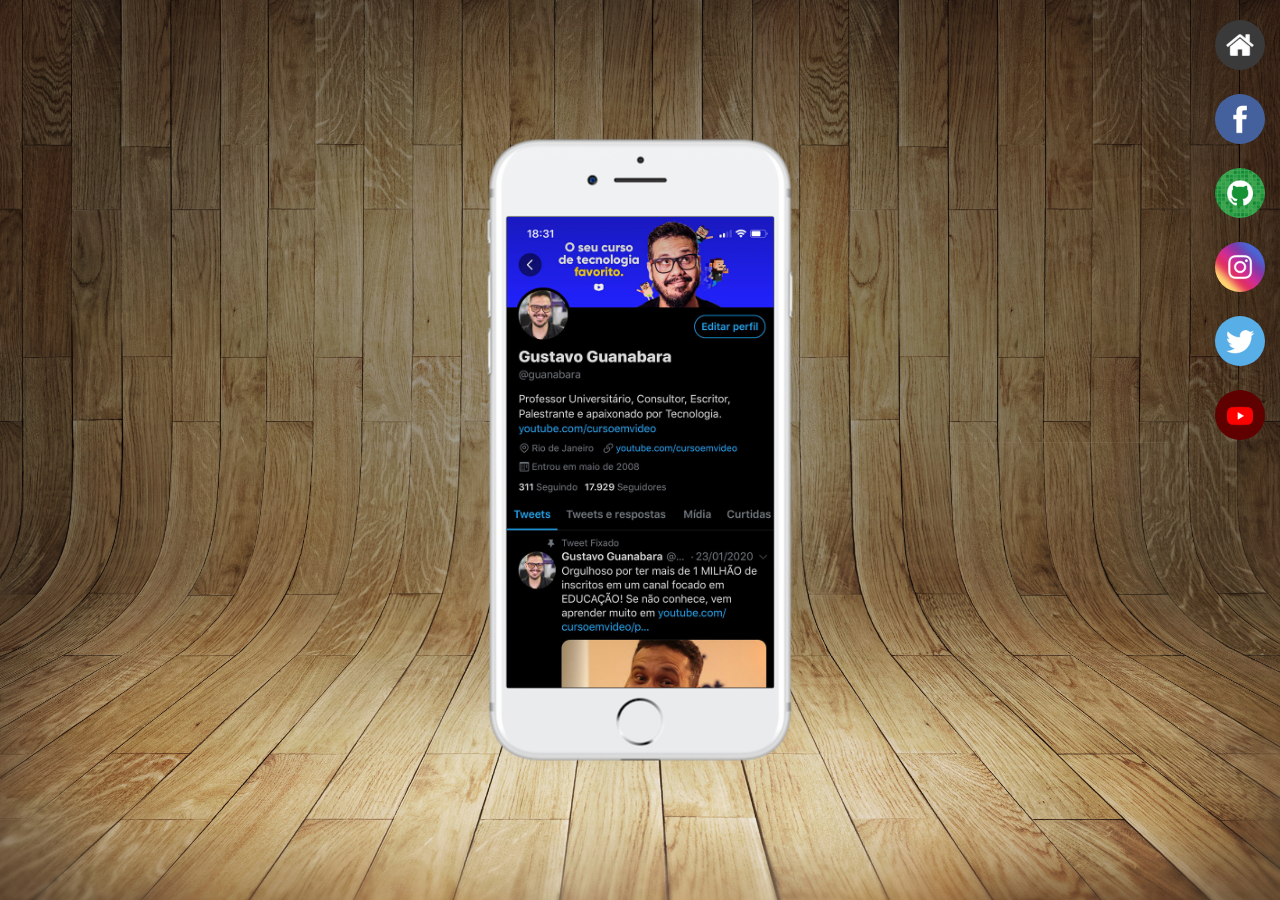
<file: index.html>
<!DOCTYPE html>
<html lang="pt-br">
<head>
    <meta charset="UTF-8">
    <meta http-equiv="X-UA-Compatible" content="IE=edge">
    <meta name="viewport" content="width=device-width, initial-scale=1.0">
    <link rel="stylesheet" href="estilo/style.css">
    <link rel="shortcut icon" href="imagens/favicon.ico" type="image/x-icon">
    <title>Redes Sociais</title>
</head>
<body id="principal">
    <main>
        <section id="telefone">
            <iframe src="twitter.html" frameborder="0" name="frame"></iframe>
        </section>
        <section id="redes-sociais">
            <ul type="none">
                <li><a href="home.html" target="frame"><img src="imagens/logo-home.jpg" alt="Home"></a></li>
                <li><a href="facebook.html" target="frame"><img src="imagens/logo-facebook.jpg" alt="Facebook"></a></li>
                <li><a href="github.html" target="frame"><img src="imagens/logo-github.jpg" alt="GitHub"></a></li>
                <li><a href="instagram.html" target="frame"><img src="imagens/logo-instagram.jpg" alt="Instagram"></a></li>
                <li><a href="twitter.html" target="frame"><img src="imagens/logo-twitter.jpg" alt="Twitter"></a></li>
                <li><a href="youtube.html" target="frame"><img src="imagens/logo-youtube.jpg" alt="Youtube"></a></li>
            </ul>
        </section>
    </main>
</body>
</html>
</file>
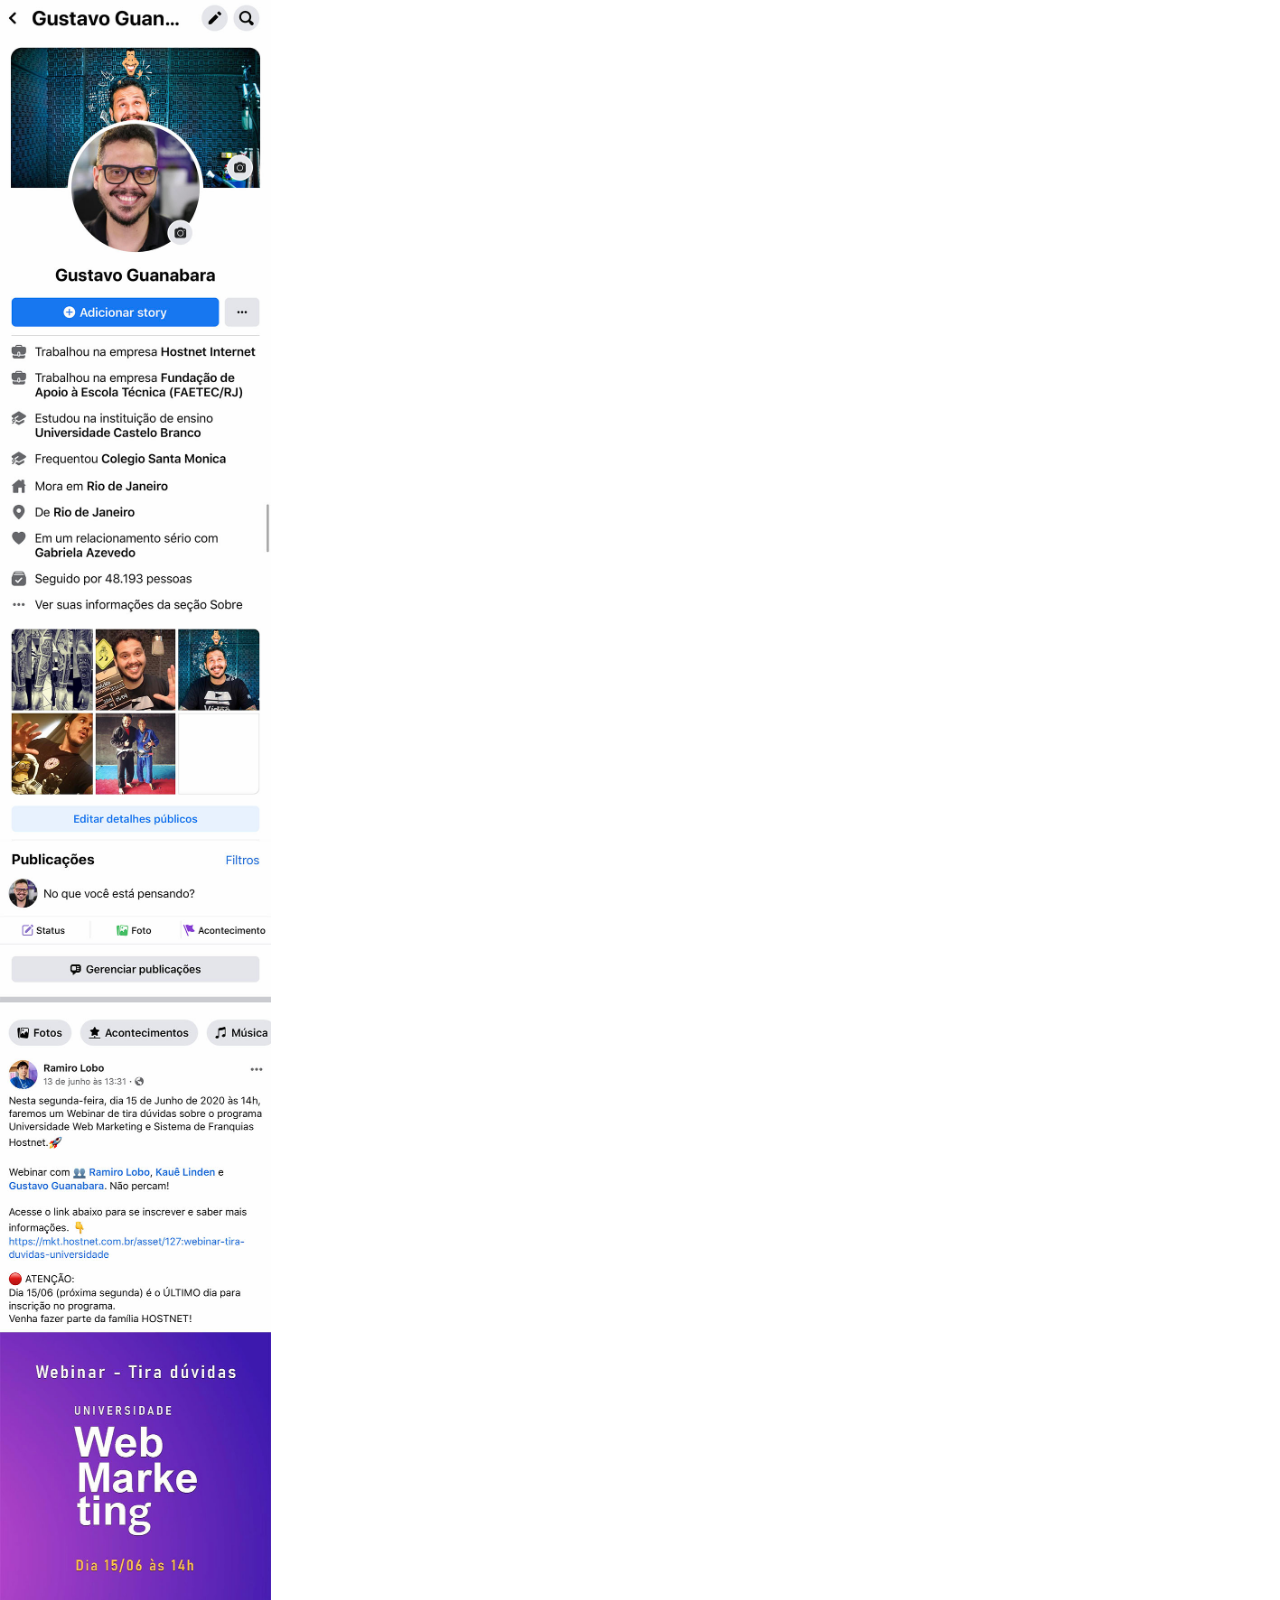
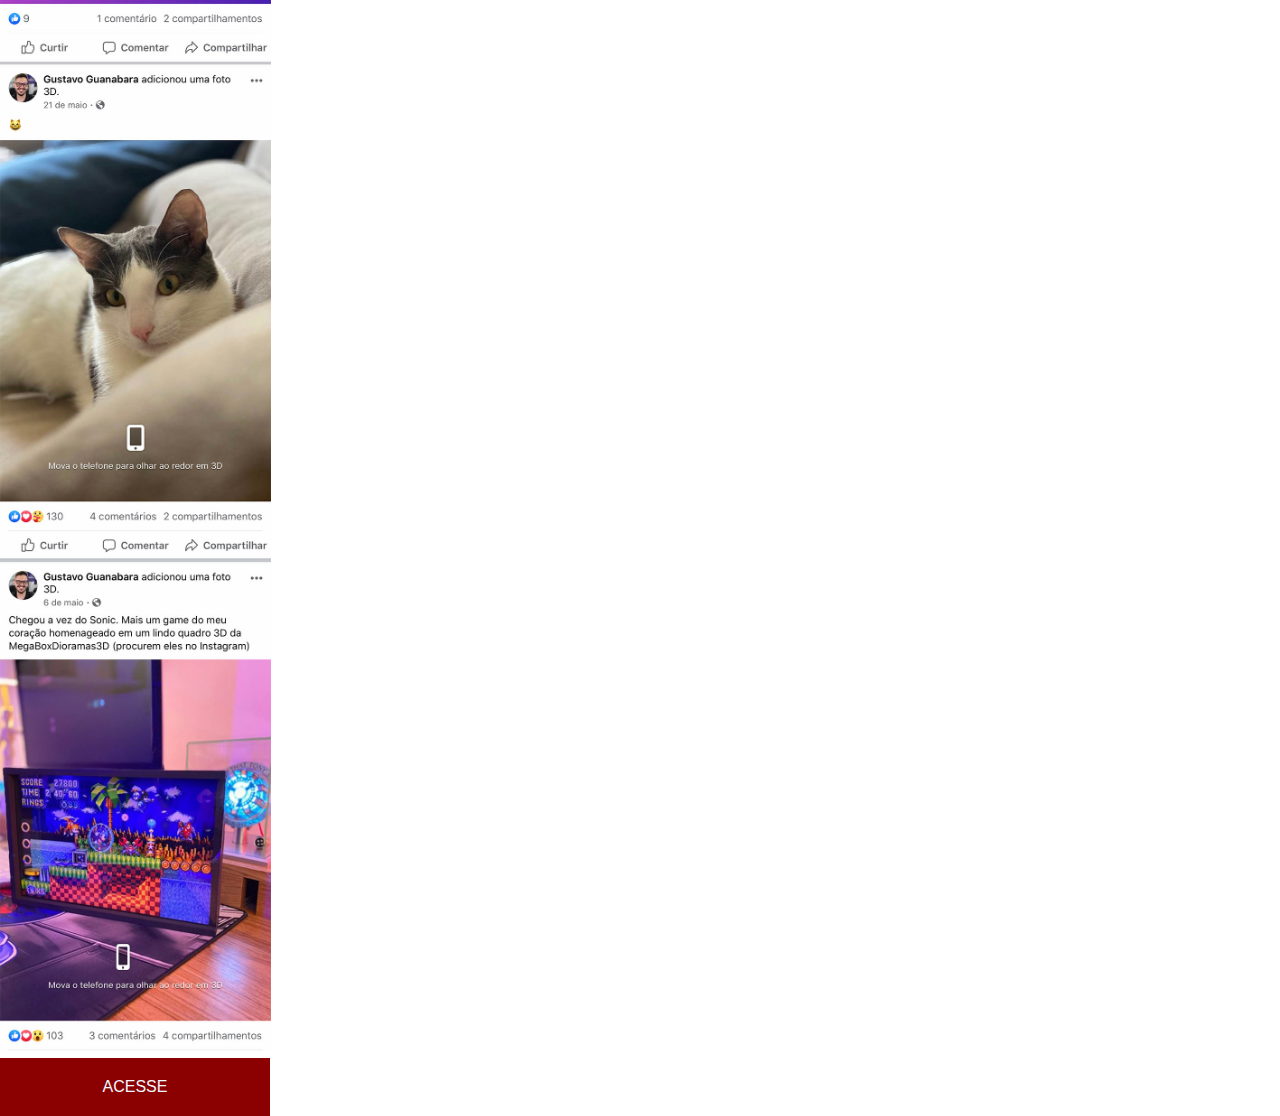
<file: facebook.html>
<!DOCTYPE html>
<html lang="pt-br">
<head>
    <meta charset="UTF-8">
    <meta http-equiv="X-UA-Compatible" content="IE=edge">
    <meta name="viewport" content="width=device-width, initial-scale=1.0">
    <link rel="stylesheet" href="estilo/social.css">
    <title>Fabebook</title>
</head>
<body>
    <img src="imagens/tela-facebook.jpg" alt="FaceBook">
    <a href="https://www.facebook.com/gustavoguanabara/?locale=pt_BR" target="_blank">ACESSE</a>
</body>
</html>
</file>
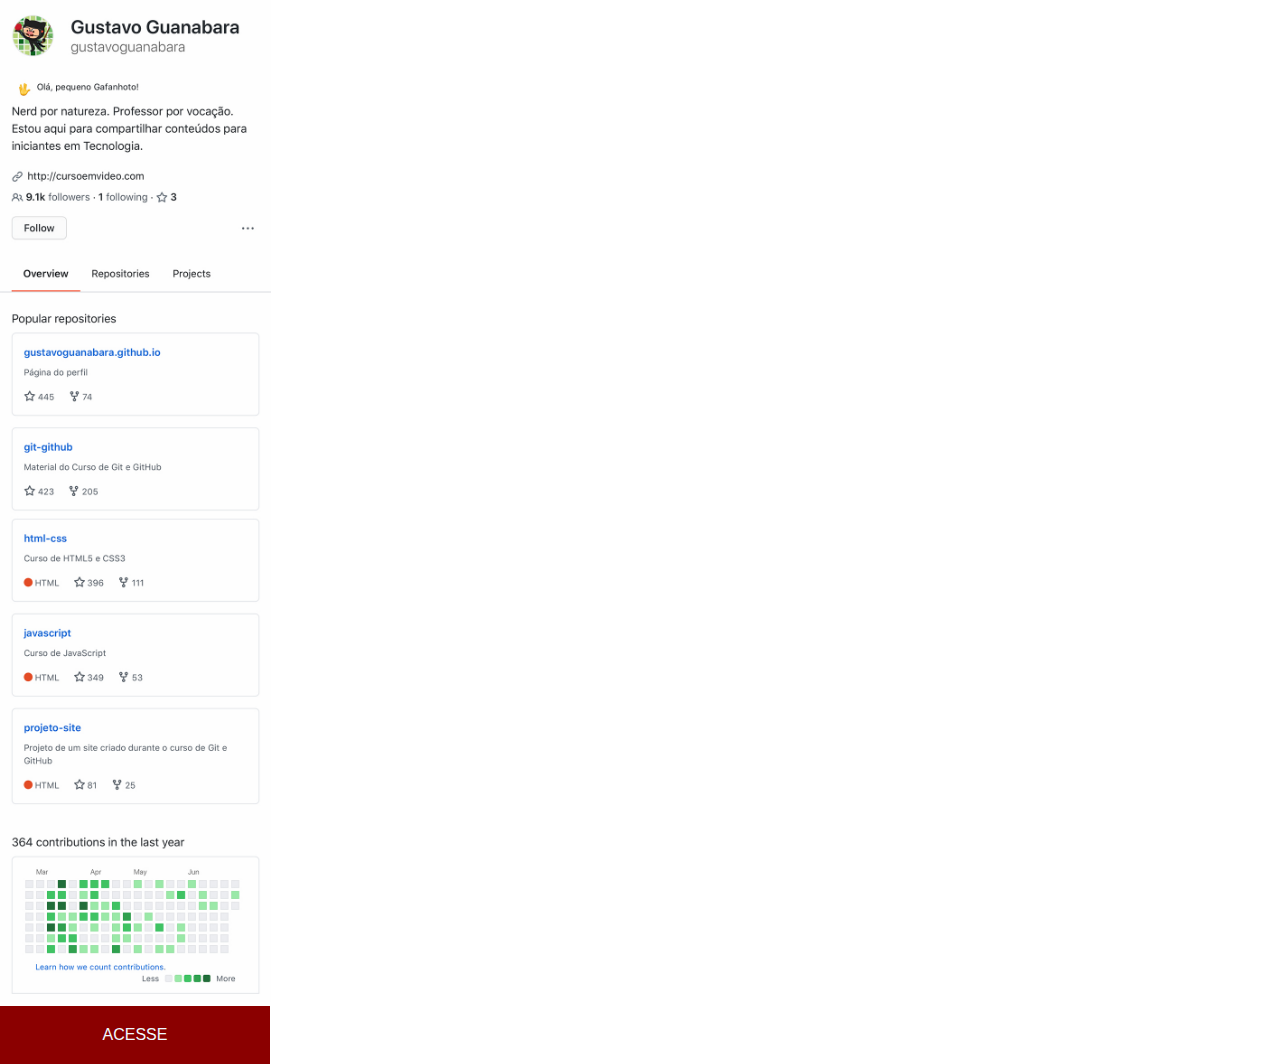
<file: github.html>
<!DOCTYPE html>
<html lang="pt-br">
<head>
    <meta charset="UTF-8">
    <meta http-equiv="X-UA-Compatible" content="IE=edge">
    <meta name="viewport" content="width=device-width, initial-scale=1.0">
    <link rel="stylesheet" href="estilo/social.css">
    <title>GitHub</title>
</head>
<body>
    <img src="imagens/tela-github.jpg" alt="GitHub">
    <a href="https://github.com/gustavoguanabara" target="_blank">ACESSE</a>
</body>
</html>
</file>
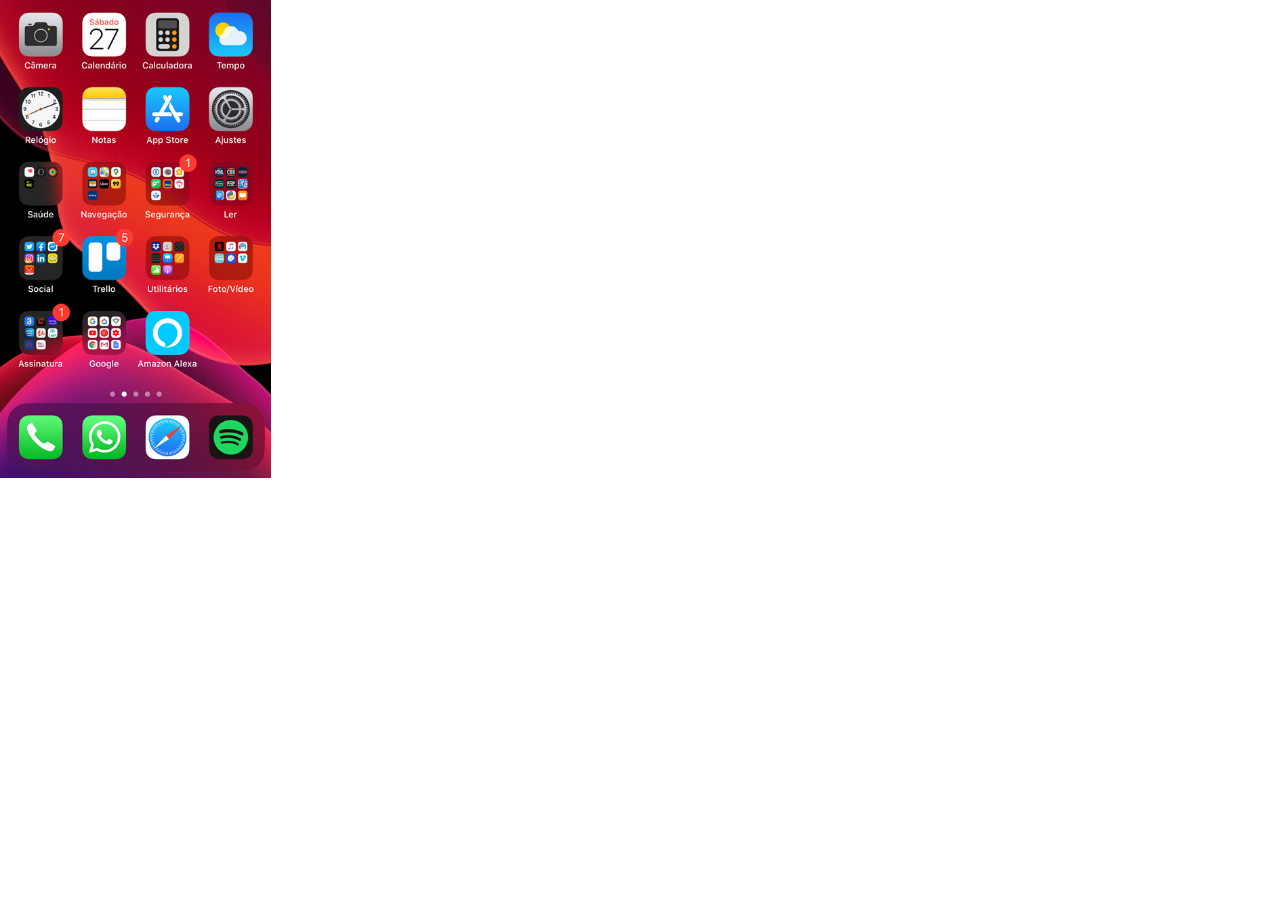
<file: home.html>
<!DOCTYPE html>
<html lang="pt-br">
<head>
    <meta charset="UTF-8">
    <meta http-equiv="X-UA-Compatible" content="IE=edge">
    <meta name="viewport" content="width=device-width, initial-scale=1.0">
    <link rel="stylesheet" href="estilo/social.css">
    <title>Home</title>
</head>
<body>
    <img src="imagens/tela-home.jpg" alt="">
</body>
</html>
</file>
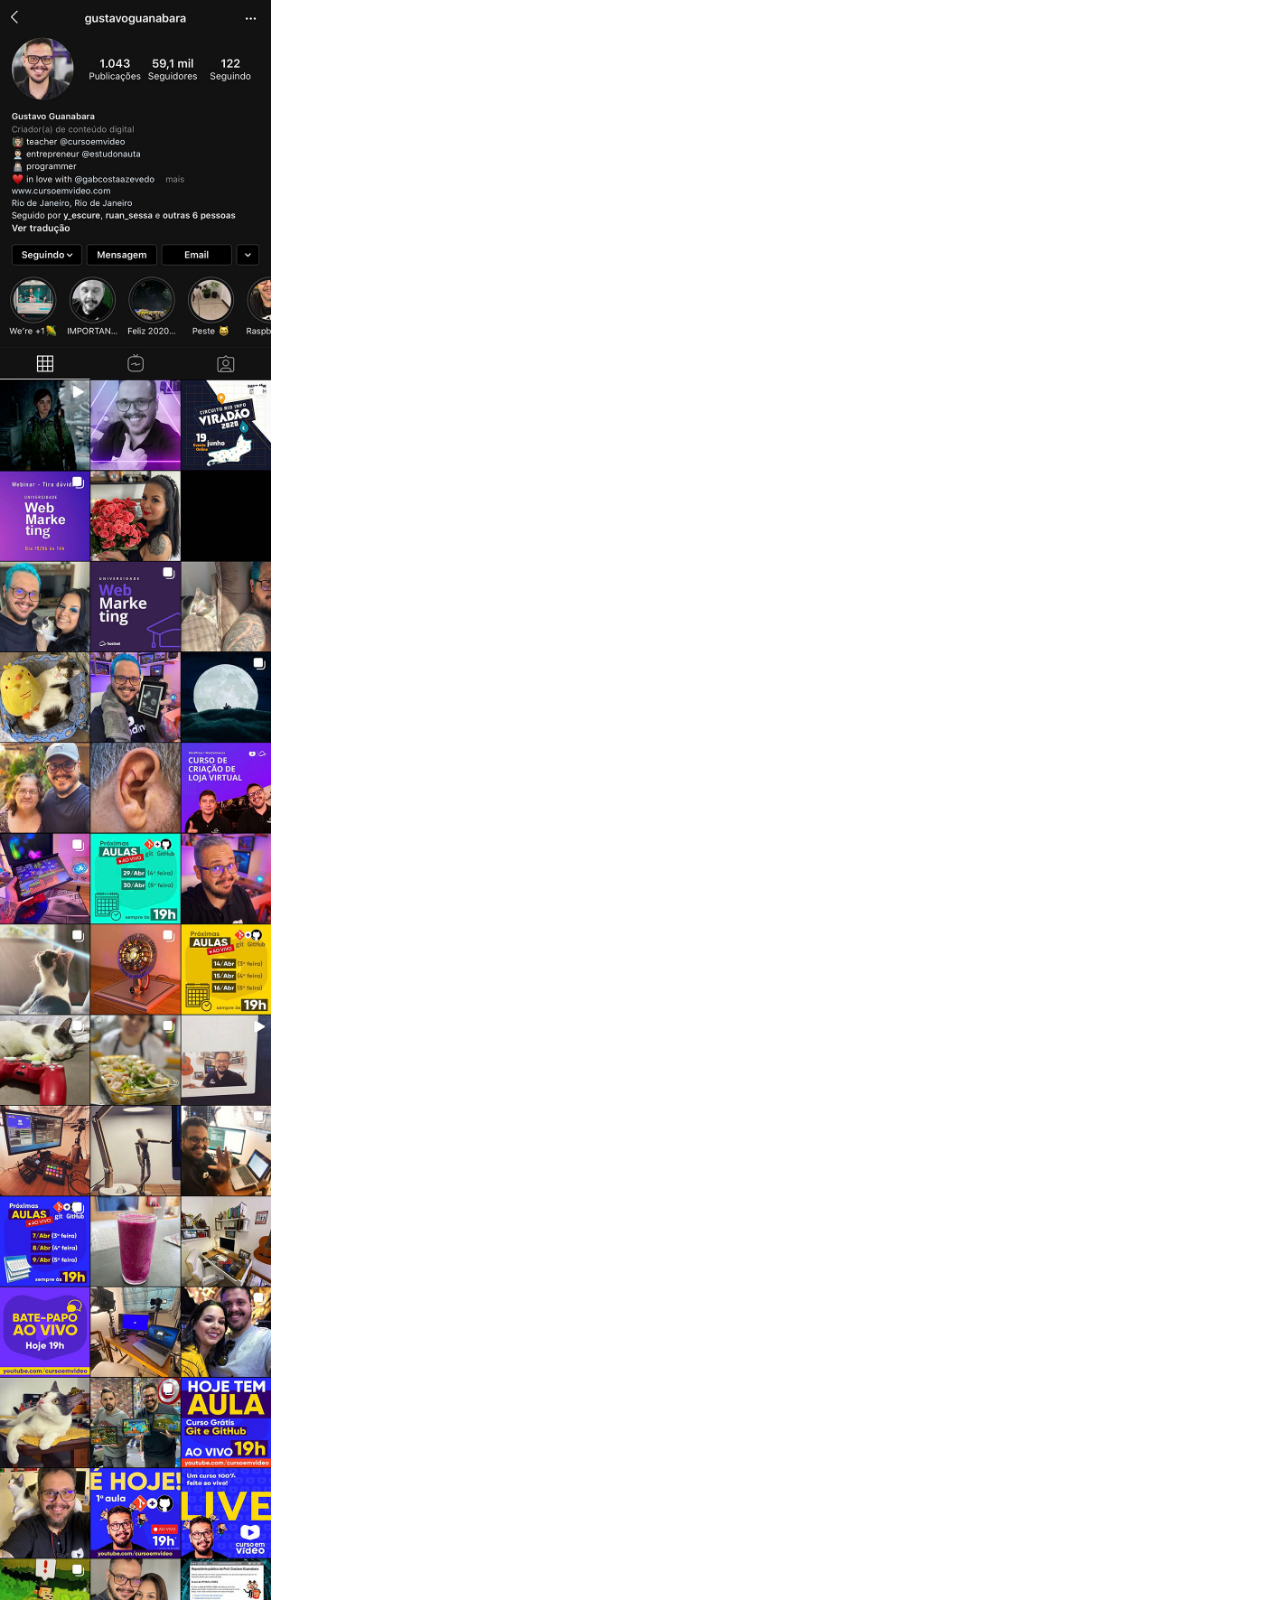
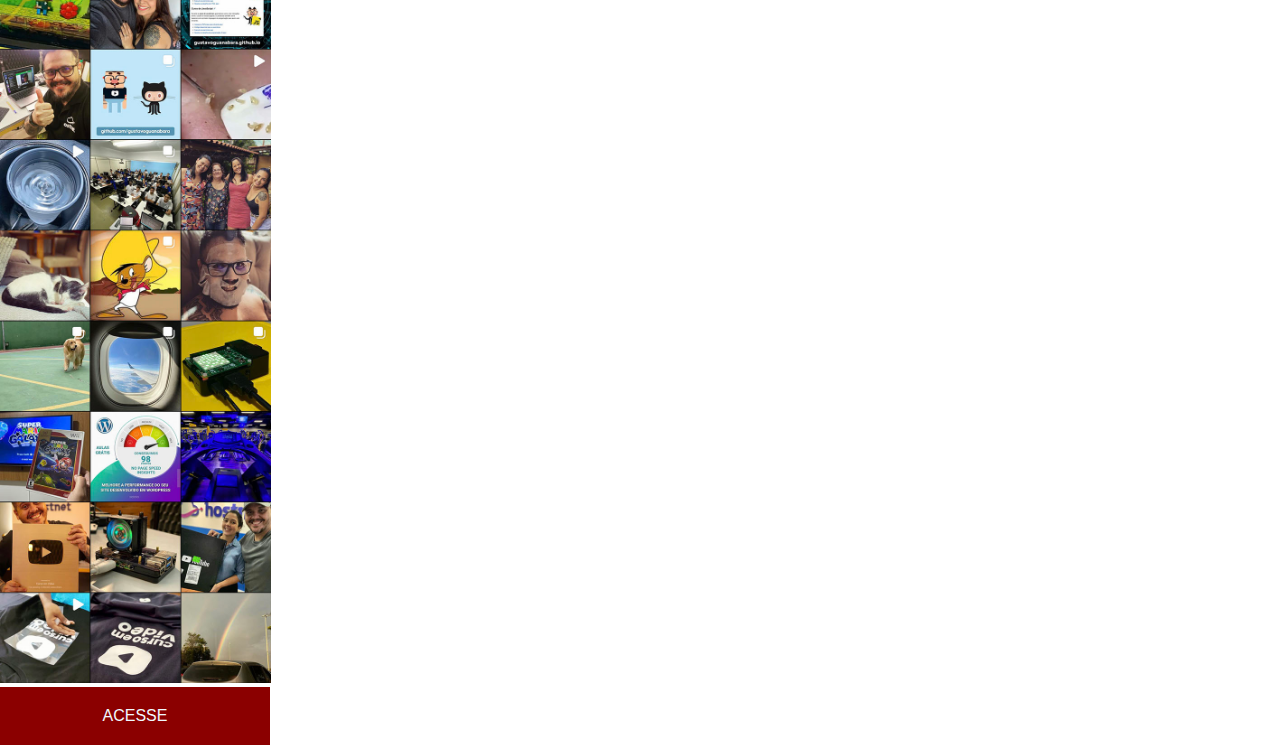
<file: instagram.html>
<!DOCTYPE html>
<html lang="pt-br">
<head>
    <meta charset="UTF-8">
    <meta http-equiv="X-UA-Compatible" content="IE=edge">
    <meta name="viewport" content="width=device-width, initial-scale=1.0">
    <link rel="stylesheet" href="estilo/social.css">
    <title>Instagram</title>
</head>
<body>
    <img src="imagens/tela-instagram.jpg" alt="Instagram">
    <a href="https://www.instagram.com/gustavoguanabara/" target="_blank">ACESSE</a>
</body>
</html>
</file>
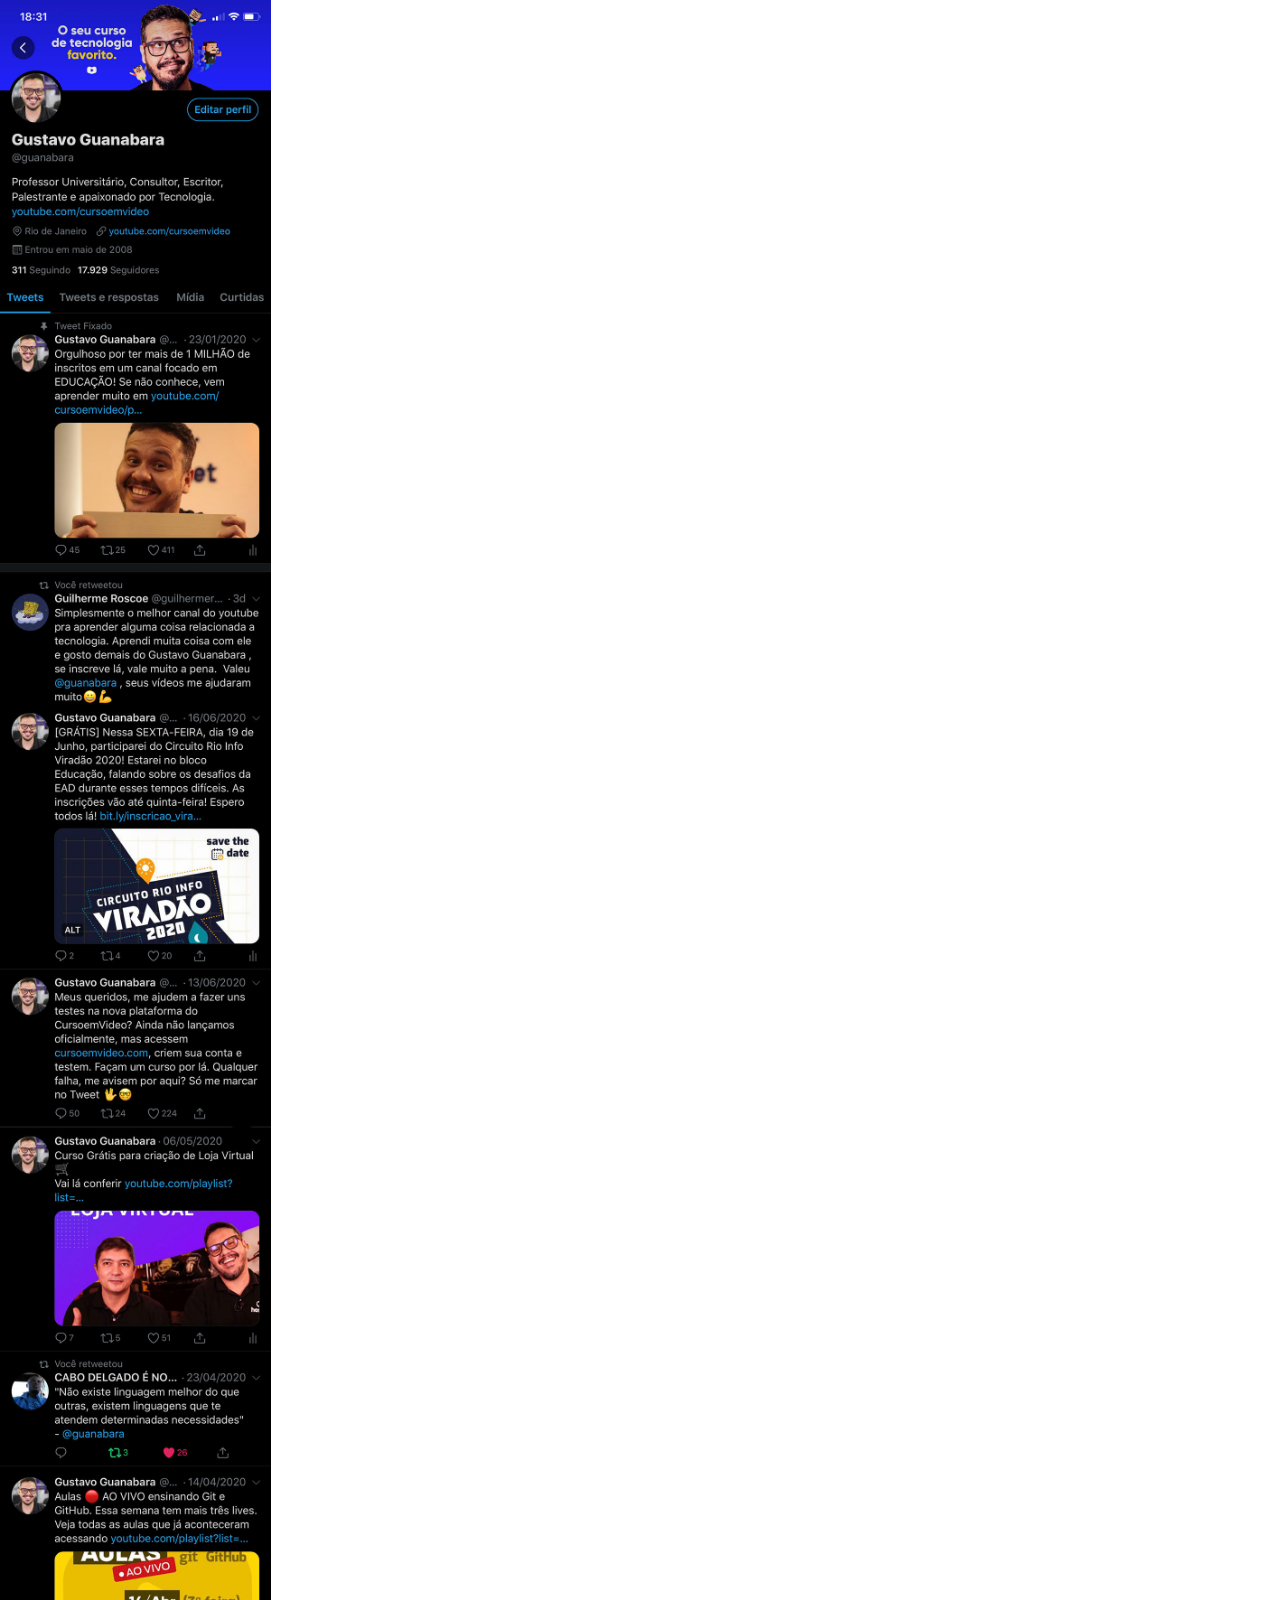
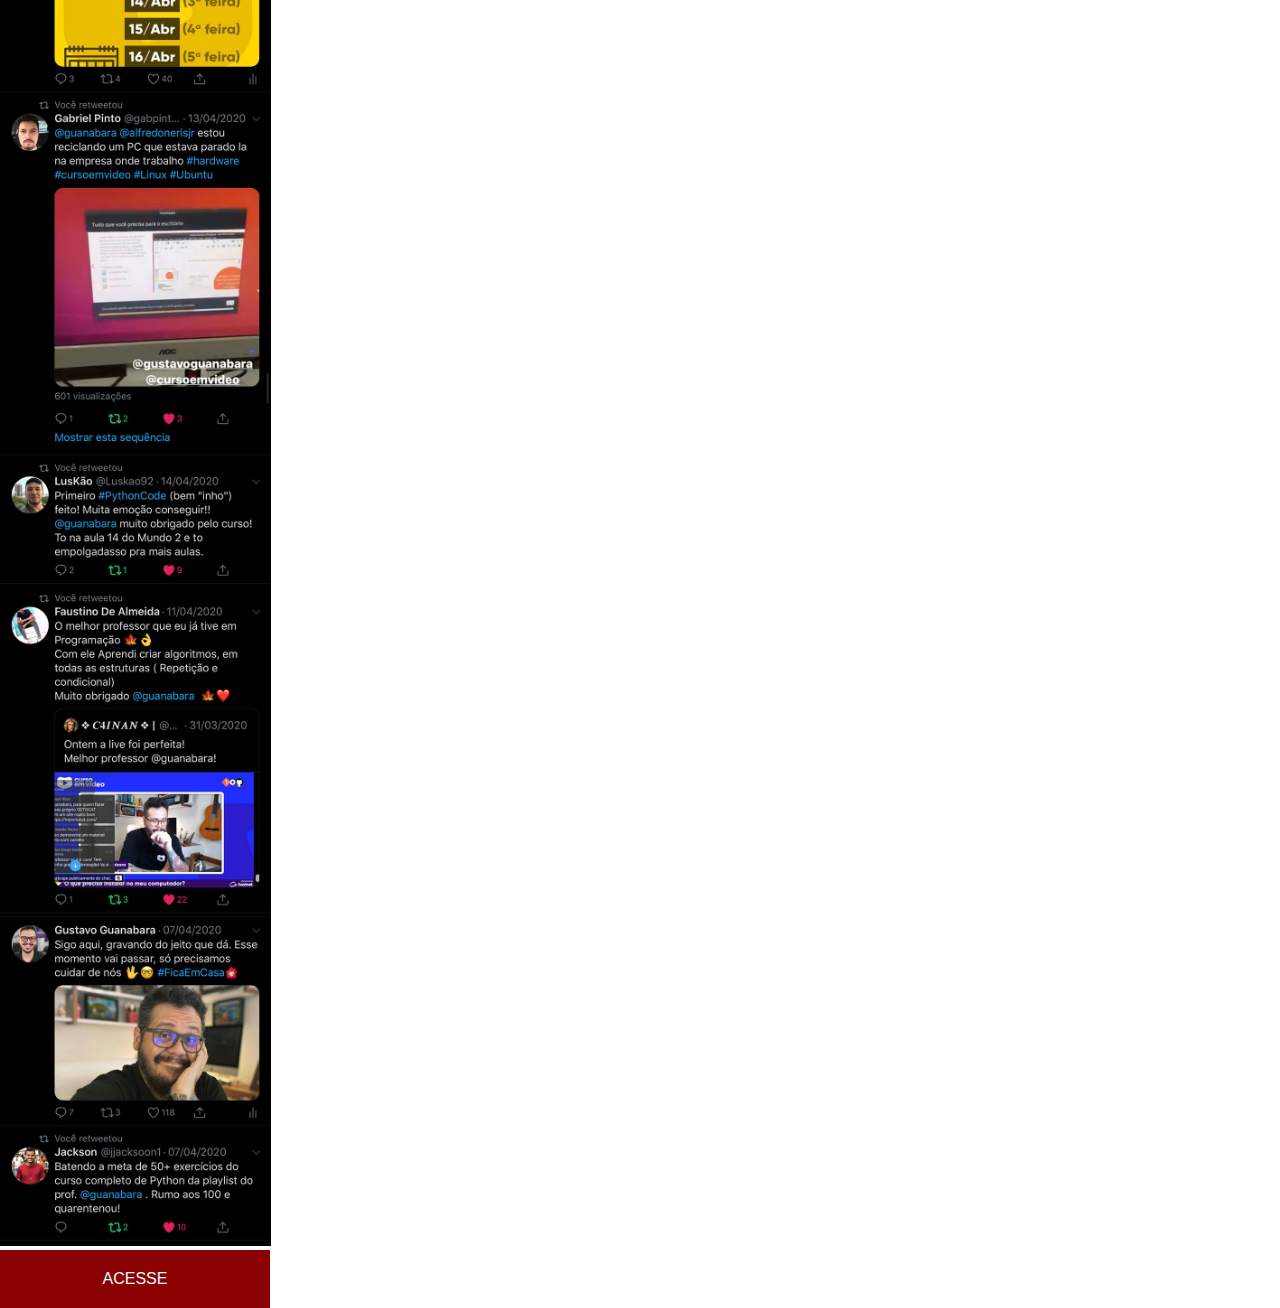
<file: twitter.html>
<!DOCTYPE html>
<html lang="pt-br">
<head>
    <meta charset="UTF-8">
    <meta http-equiv="X-UA-Compatible" content="IE=edge">
    <meta name="viewport" content="width=device-width, initial-scale=1.0">
    <link rel="stylesheet" href="estilo/social.css">
    <title>Twitter</title>
</head>
<body>
    <img src="imagens/tela-twitter.jpg" alt="Twitter">
    <a href="https://twitter.com/guanabara?ref_src=twsrc%5Egoogle%7Ctwcamp%5Eserp%7Ctwgr%5Eauthor" target="_blank">ACESSE</a>
</body>
</html>
</file>
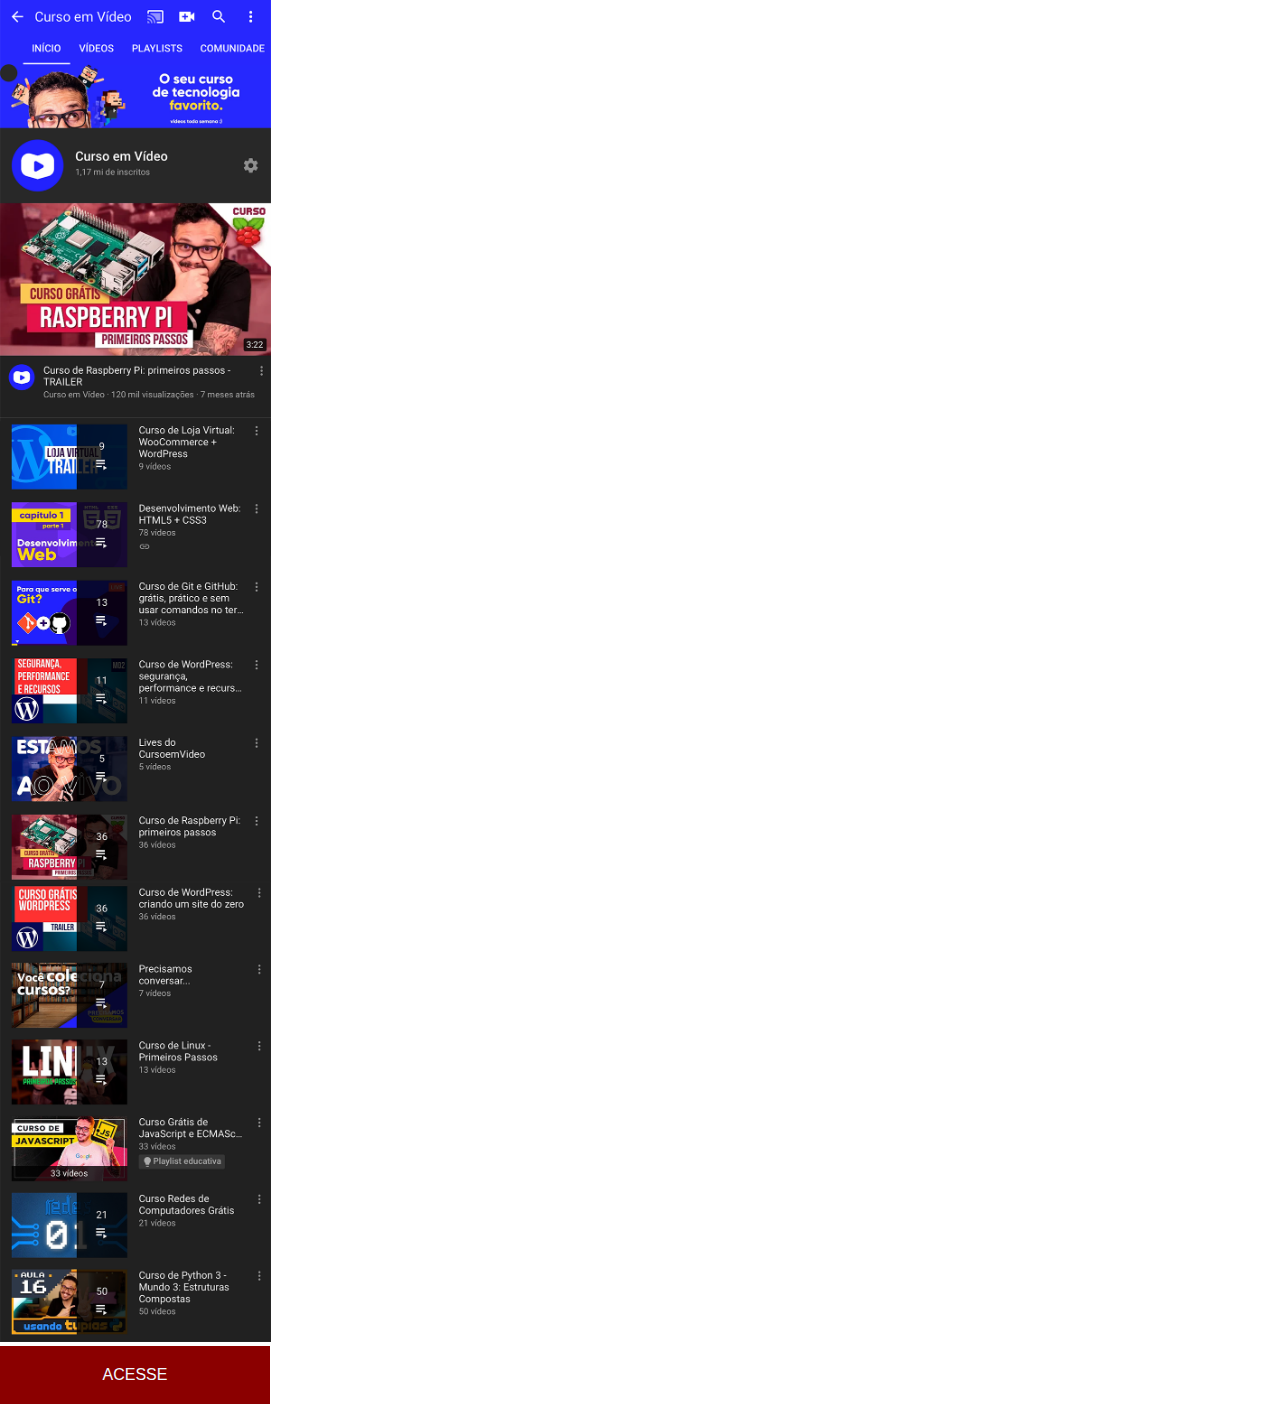
<file: youtube.html>
<!DOCTYPE html>
<html lang="pt-br">
<head>
    <meta charset="UTF-8">
    <meta http-equiv="X-UA-Compatible" content="IE=edge">
    <meta name="viewport" content="width=device-width, initial-scale=1.0">
    <link rel="stylesheet" href="estilo/social.css">
    <title>Youtube</title>
</head>
<body>
    <img src="imagens/tela-youtube.png" alt="youtube">
    <a href="https://www.youtube.com/@CursoemVideo" target="_blank">ACESSE</a>
</body>
</html>
</file>
<file: estilo/style.css>
@charset "UTF-8";

*{
    margin: 0;
    padding: 0;
}
#principal{
    background: black url('../imagens/fundo-madeira.jpg');
    background-size: cover;
}
main{
    position: relative;
    height: 100vh;
}
#telefone{
    position: absolute;
    top: 50%;
    left: 50%;
    transform: translate(-50%,-50%);
    width: 311px;
    height: 627px;
    background-image: url('../imagens/frame-iphone.png');
}
iframe{
    position: absolute;
    top: 80px;
    left:22px;
    width: 267px;
    height: 471px;
}
#redes-sociais{
    position: absolute;
    width: 60px;
    height: 600px;
    right: 5px;
}

img{
    width: 50px;
    height: 50px;
    margin-top: 20px;
    border-radius: 50%;
}
img:hover{
    transform: translate(-5px, -5px);
    transition: transform 0.5s;
}
</file>
<file: estilo/social.css>
@charset "UTF-8";

*{
    margin: 0;
    padding: 0;
}
::-webkit-scrollbar{
    height: 0PX;
    width: 0PX;
}
img{
    width: 271px;
}
a{
    display: block;
    width: 230px;
    background-color: darkred;
    color: aliceblue;
    padding: 20px;
    text-align: center;
    font-family: Arial, Helvetica, sans-serif;
    text-decoration: none;
}
a:hover{
    background-color: red;
}
</file>
